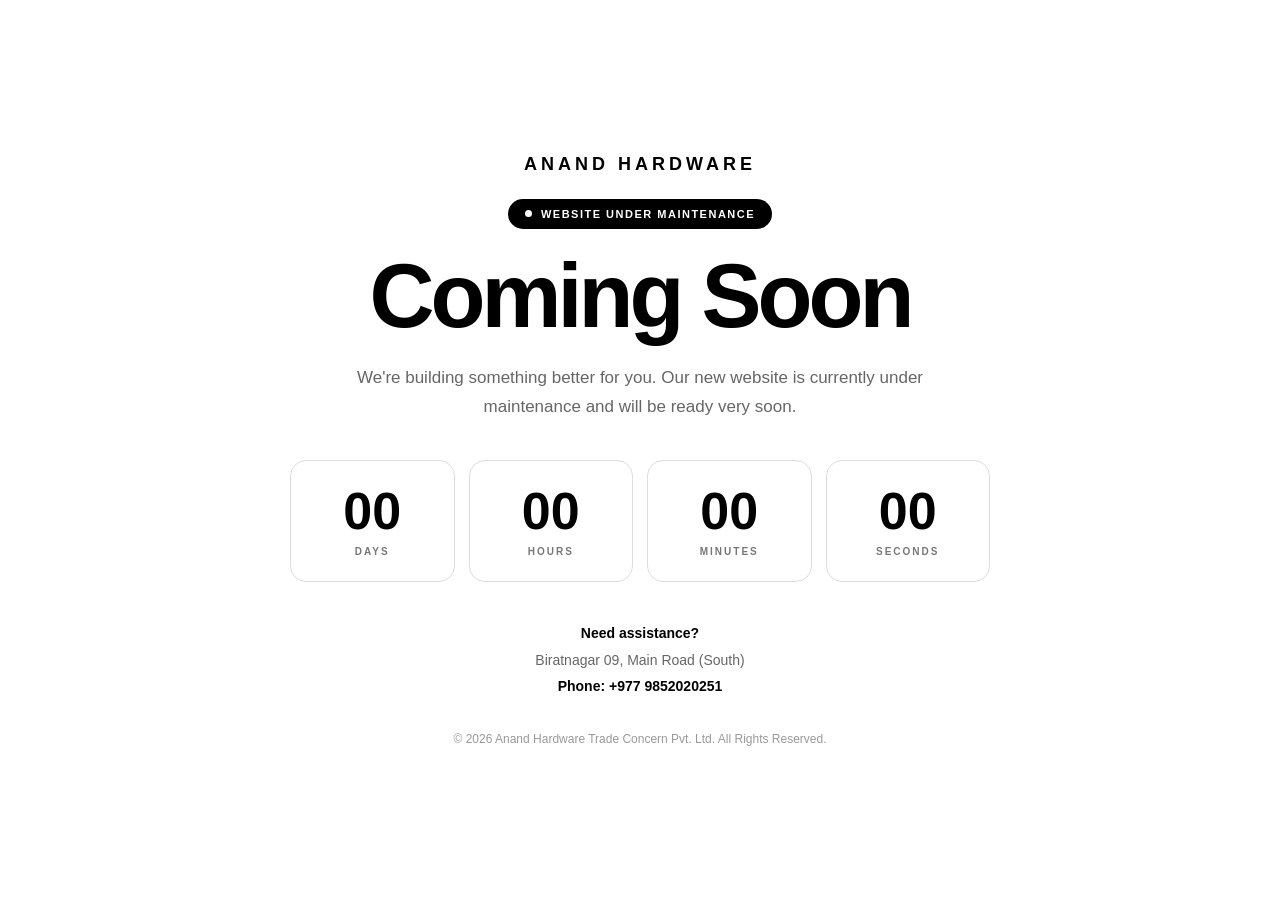
<file: maintanance.html>
<!DOCTYPE html>
<html lang="en">
<head>
<meta charset="UTF-8">
<meta name="viewport" content="width=device-width, initial-scale=1.0">

<title>Anand Hardware</title>

<meta name="description"content="Anand Hardware website is currently under maintenance. Our new website is coming soon.">

<style>
*{
    margin:0;
    padding:0;
    box-sizing:border-box;
}

:root{
    --black:#000;
    --dark:#111;
    --gray:#666;
    --border:#ddd;
    --white:#fff;
}

html,
body{
    width:100%;
    min-height:100%;
}

body{
    font-family:Arial, Helvetica, sans-serif;
    background:var(--white);
    color:var(--black);

    min-height:100vh;

    display:flex;
    align-items:center;
    justify-content:center;

    text-align:center;

    overflow-x:hidden;
}

/* =========================
   MAIN CONTAINER
========================= */

.container{
    width:100%;
    max-width:900px;

    padding:40px 20px;

    margin:auto;

    display:flex;
    flex-direction:column;
    align-items:center;
    justify-content:center;

    text-align:center;
}

/* =========================
   BRAND
========================= */

.brand{
    display:block;

    font-size:18px;
    font-weight:800;

    letter-spacing:4px;
    text-transform:uppercase;

    margin-bottom:24px;

    color:var(--black);

    text-align:center;
}

/* =========================
   STATUS
========================= */

.status{
    display:inline-flex;

    align-items:center;
    justify-content:center;

    gap:9px;

    padding:9px 17px;

    border-radius:50px;

    background:var(--black);
    color:var(--white);

    font-size:11px;
    font-weight:700;

    letter-spacing:1.5px;
    text-transform:uppercase;

    margin-bottom:25px;

    text-align:center;
}

.status::before{
    content:"";

    width:7px;
    height:7px;

    flex-shrink:0;

    border-radius:50%;

    background:var(--white);
}

/* =========================
   HEADING
========================= */

h1{
    width:100%;

    font-size:clamp(52px,9vw,90px);

    line-height:.95;

    font-weight:900;

    letter-spacing:-4px;

    margin-bottom:25px;

    color:var(--black);

    text-align:center;
}

/* =========================
   DESCRIPTION
========================= */

.description{
    width:100%;
    max-width:620px;

    margin:0 auto 38px;

    color:var(--gray);

    font-size:17px;
    line-height:1.7;

    text-align:center;
}

/* =========================
   COUNTDOWN
========================= */

.countdown{
    width:100%;
    max-width:700px;

    display:grid;

    grid-template-columns:repeat(4,1fr);

    gap:14px;

    margin:0 auto 38px;

    text-align:center;
}

.time-box{
    width:100%;

    background:var(--white);

    border:1px solid var(--border);

    border-radius:16px;

    padding:24px 12px;

    display:flex;
    flex-direction:column;

    align-items:center;
    justify-content:center;

    text-align:center;

    transition:
        border-color .2s ease,
        transform .2s ease;
}

.time-box:hover{
    border-color:var(--black);
    transform:translateY(-2px);
}

/* =========================
   COUNTDOWN NUMBERS
========================= */

.number{
    display:block;

    font-size:clamp(32px,5vw,52px);

    font-weight:900;

    line-height:1;

    color:var(--black);

    margin-bottom:9px;

    text-align:center;
}

.label{
    display:block;

    font-size:10px;

    font-weight:700;

    text-transform:uppercase;

    letter-spacing:2px;

    color:#777;

    text-align:center;
}

/* =========================
   CONTACT
========================= */

.contact{
    width:100%;

    font-size:14px;

    line-height:1.9;

    color:var(--gray);

    text-align:center;
}

.contact strong{
    color:var(--black);
}

.contact a{
    color:var(--black);

    text-decoration:none;

    font-weight:700;
}

.contact a:hover{
    text-decoration:underline;
}

/* =========================
   FOOTER
========================= */

.footer{
    width:100%;

    margin-top:32px;

    color:#999;

    font-size:12px;

    text-align:center;
}

/* =========================
   MOBILE
========================= */

@media(max-width:600px){

    body{
        min-height:100vh;
    }

    .container{
        min-height:100vh;

        padding:30px 18px;
    }

    .brand{
        font-size:13px;

        letter-spacing:2.5px;

        margin-bottom:22px;
    }

    .status{
        font-size:9px;

        padding:8px 13px;

        letter-spacing:1.2px;

        margin-bottom:20px;
    }

    h1{
        font-size:52px;

        letter-spacing:-3px;

        margin-bottom:20px;
    }

    .description{
        font-size:14px;

        line-height:1.65;

        max-width:500px;

        margin-bottom:30px;
    }

    .countdown{
        grid-template-columns:repeat(4,1fr);

        gap:8px;

        margin-bottom:32px;
    }

    .time-box{
        padding:18px 5px;

        border-radius:12px;
    }

    .number{
        font-size:27px;

        margin-bottom:7px;
    }

    .label{
        font-size:7px;

        letter-spacing:1px;
    }

    .contact{
        font-size:12px;

        line-height:1.8;
    }

    .footer{
        margin-top:28px;

        font-size:11px;
    }
}

/* =========================
   SMALL MOBILE
========================= */

@media(max-width:360px){

    .container{
        padding:25px 14px;
    }

    .brand{
        font-size:12px;
    }

    h1{
        font-size:45px;

        letter-spacing:-2.5px;
    }

    .description{
        font-size:13px;
    }

    .countdown{
        gap:5px;
    }

    .time-box{
        padding:15px 3px;
    }

    .number{
        font-size:23px;
    }

    .label{
        font-size:6px;

        letter-spacing:.8px;
    }
}
</style>
</head>

<body>

<main class="container">

    <!-- BUSINESS NAME -->
    <div class="brand">
        Anand Hardware
    </div>

    <!-- STATUS -->
    <div class="status">
        Website Under Maintenance
    </div>

    <!-- MAIN HEADING -->
    <h1>
        Coming Soon
    </h1>

    <!-- DESCRIPTION -->
    <p class="description">
        We're building something better for you.
        Our new website is currently under maintenance
        and will be ready very soon.
    </p>

    <!-- COUNTDOWN -->
    <div class="countdown">

        <div class="time-box">
            <span class="number" id="days">15</span>
            <span class="label">Days</span>
        </div>

        <div class="time-box">
            <span class="number" id="hours">00</span>
            <span class="label">Hours</span>
        </div>

        <div class="time-box">
            <span class="number" id="minutes">00</span>
            <span class="label">Minutes</span>
        </div>

        <div class="time-box">
            <span class="number" id="seconds">00</span>
            <span class="label">Seconds</span>
        </div>

    </div>

    <!-- CONTACT -->
    <div class="contact">

        <strong>Need assistance?</strong><br>

        Biratnagar 09, Main Road (South)<br>

        <strong>Phone:</strong>

        <a href="tel:+9779852020251">
            +977 9852020251
        </a>

    </div>

    <!-- FOOTER -->
    <div class="footer">
        © 2026 Anand Hardware Trade Concern Pvt. Ltd. All Rights Reserved.
    </div>

</main>


<script>

/* ==========================================
   FIXED 15-DAY COUNTDOWN
   ==========================================

   IMPORTANT:
   Set your actual launch date/time below.

   Example:
   September 21, 2026 at 11:59 PM Nepal Time

   This date is the same for every visitor.
========================================== */

const targetDate = new Date(
    "2026-09-31T23:59:59+05:45"
).getTime();


function updateCountdown(){

    const now = Date.now();

    const distance = targetDate - now;


    /* Countdown finished */

    if(distance <= 0){

        document.getElementById("days").textContent = "00";
        document.getElementById("hours").textContent = "00";
        document.getElementById("minutes").textContent = "00";
        document.getElementById("seconds").textContent = "00";

        return;
    }


    /* Calculate time */

    const days = Math.floor(
        distance / (1000 * 60 * 60 * 24)
    );

    const hours = Math.floor(
        (distance % (1000 * 60 * 60 * 24))
        / (1000 * 60 * 60)
    );

    const minutes = Math.floor(
        (distance % (1000 * 60 * 60))
        / (1000 * 60)
    );

    const seconds = Math.floor(
        (distance % (1000 * 60))
        / 1000
    );


    /* Display */

    document.getElementById("days").textContent =
        String(days).padStart(2,"0");

    document.getElementById("hours").textContent =
        String(hours).padStart(2,"0");

    document.getElementById("minutes").textContent =
        String(minutes).padStart(2,"0");

    document.getElementById("seconds").textContent =
        String(seconds).padStart(2,"0");
}


/* Start */

updateCountdown();

setInterval(updateCountdown,1000);

</script>

</body>
</html>
</file>
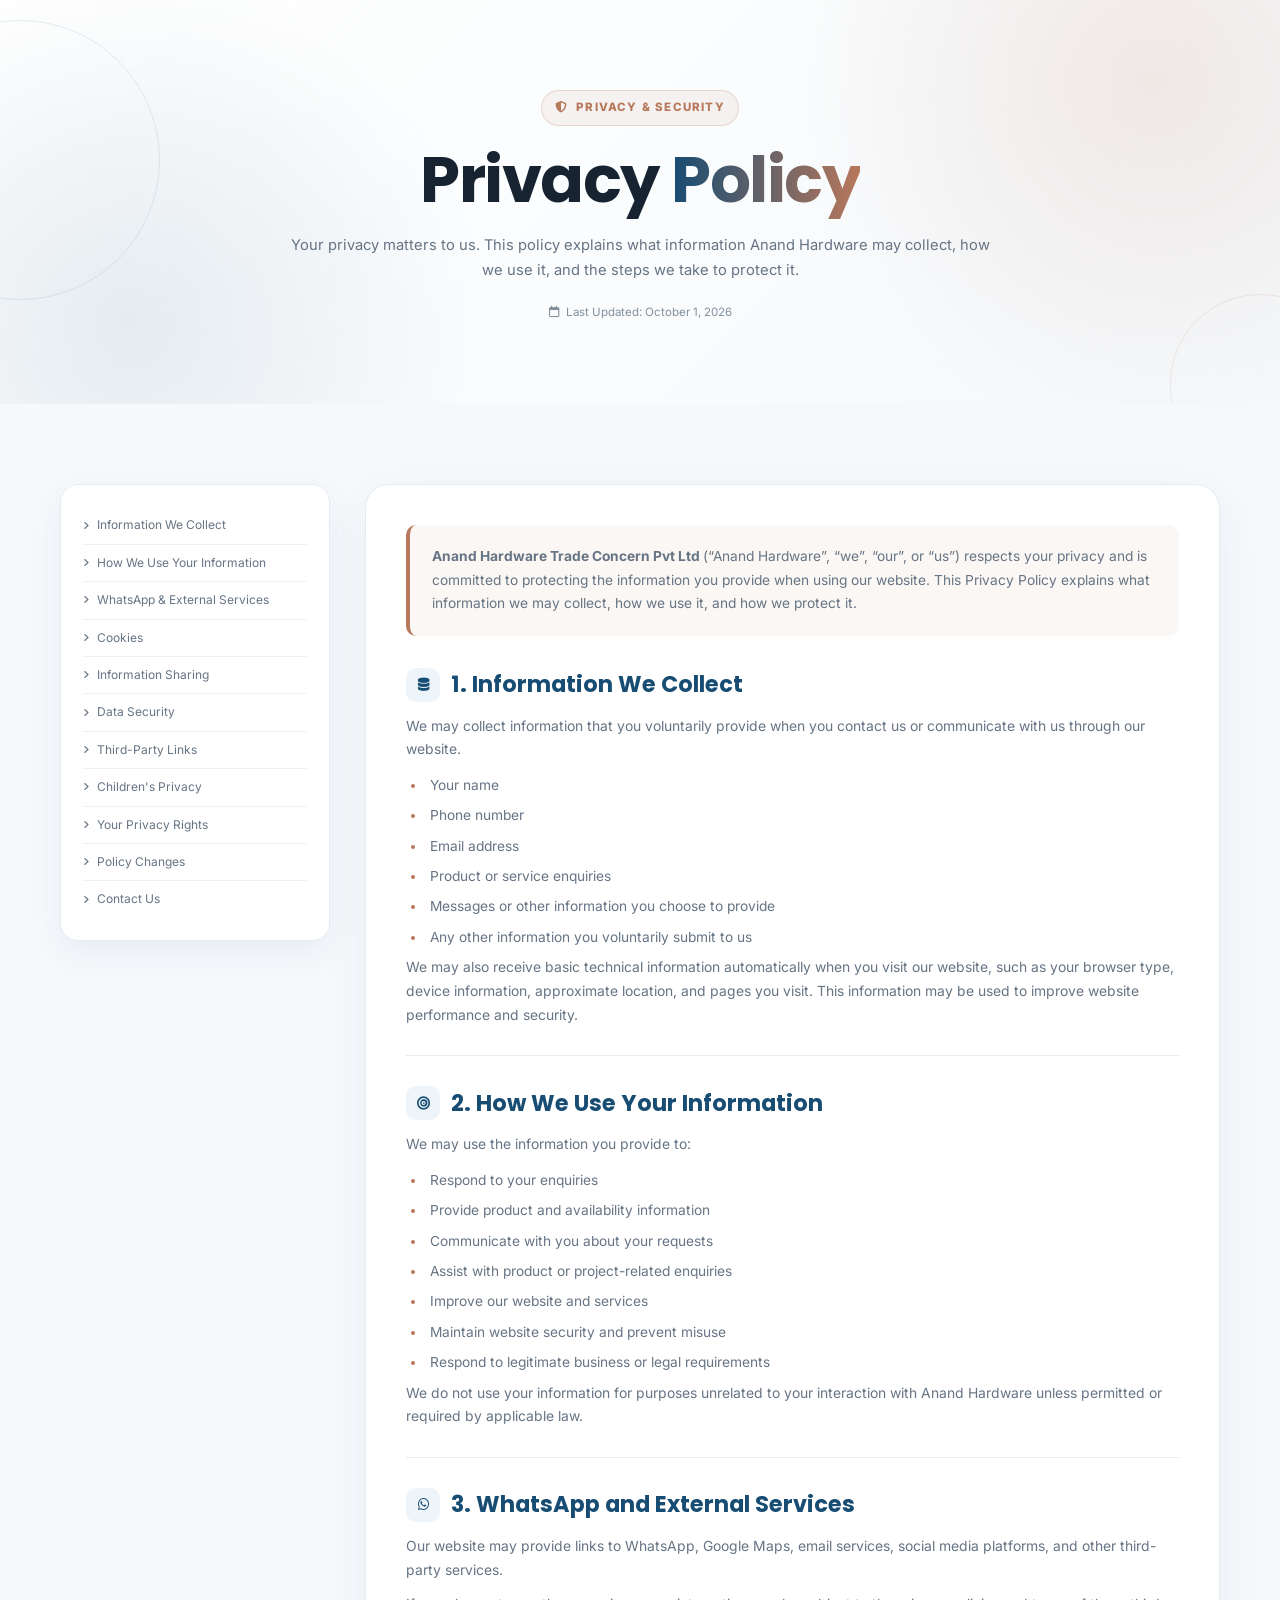
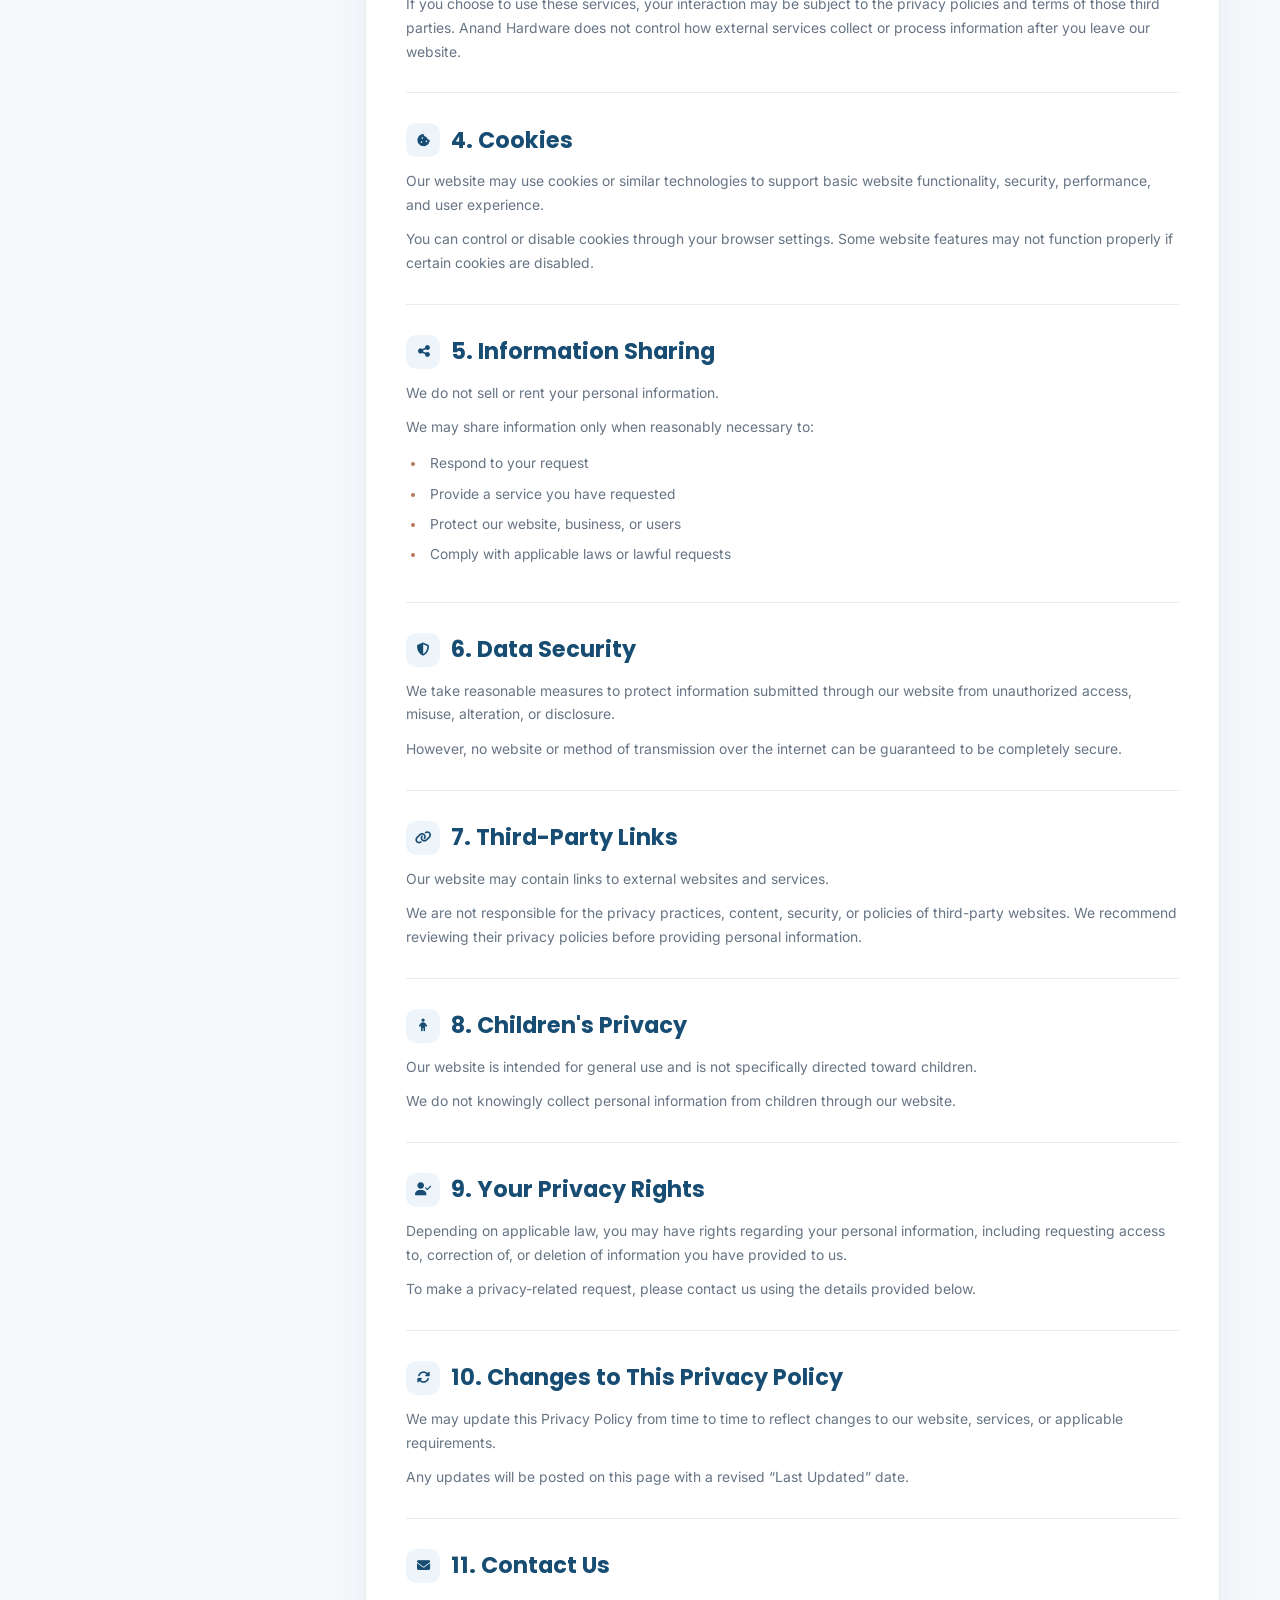
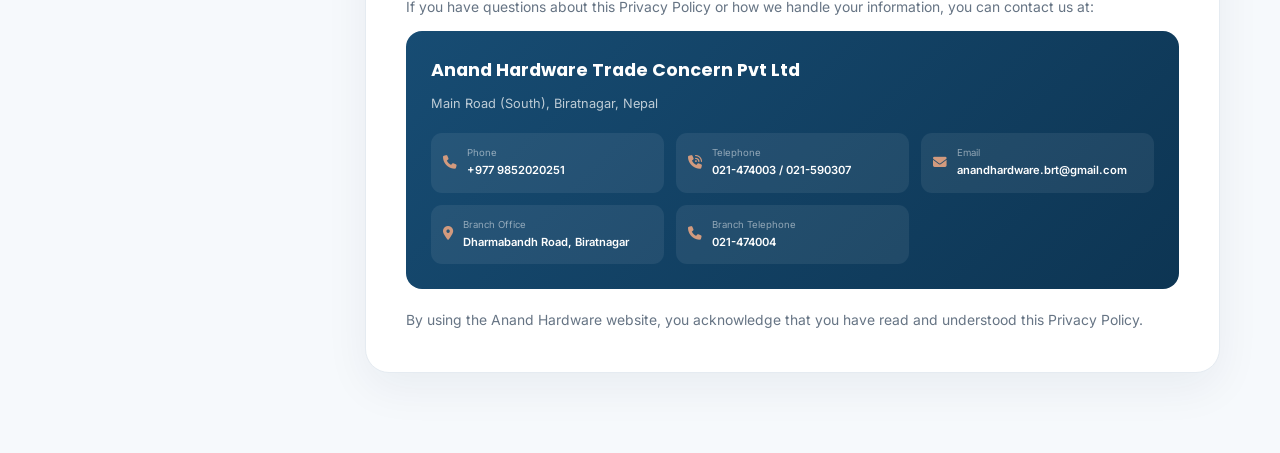
<file: privacy-policy.html>
<!DOCTYPE html>
<html lang="en">

<head>

    <meta charset="UTF-8">

    <meta name="viewport" content="width=device-width, initial-scale=1.0">

    <meta name="description"
        content="Anand Hardware Trade Concern Pvt Ltd Privacy Policy. Learn how we collect, use, protect and manage your information.">

    <meta name="author" content="Anand Hardware Trade Concern Pvt Ltd">

    <meta name="theme-color" content="#174c73">

    <title>Privacy Policy | Anand Hardware</title>

    <link rel="icon" href="img/logo.png">

    <!-- Font Awesome -->
    <link rel="stylesheet"
        href="https://cdnjs.cloudflare.com/ajax/libs/font-awesome/6.5.2/css/all.min.css">

    <!-- Google Fonts -->
    <link rel="preconnect" href="https://fonts.googleapis.com">
    <link rel="preconnect" href="https://fonts.gstatic.com" crossorigin>

    <link href="https://fonts.googleapis.com/css2?family=Inter:wght@400;500;600;700;800&family=Poppins:wght@500;600;700;800&display=swap"
        rel="stylesheet">


    <style>

        /* =========================
           VARIABLES
        ========================= */

        :root {
            --blue: #174c73;
            --dark-blue: #0d3553;
            --copper: #b8785b;
            --light-copper: #d29a7e;

            --text: #172331;
            --gray: #667484;

            --light-bg: #f6f9fc;
            --white: #ffffff;

            --border: #e5ebf1;

            --green: #20b45d;

            --shadow:
                0 20px 60px rgba(15, 42, 66, .10);

            --radius: 20px;
        }


        /* =========================
           RESET
        ========================= */

        *,
        *::before,
        *::after {
            margin: 0;
            padding: 0;
            box-sizing: border-box;

            -webkit-tap-highlight-color: transparent;
        }


        html {
            scroll-behavior: smooth;
        }


        body {
            width: 100%;
            min-height: 100vh;

            font-family: Inter, Arial, sans-serif;

            color: var(--text);
            background: #f6f9fc;

            line-height: 1.7;

            -webkit-font-smoothing: antialiased;
            -moz-osx-font-smoothing: grayscale;

            overflow-x: hidden;
        }


        a {
            color: inherit;
            text-decoration: none;
        }


        img {
            max-width: 100%;
            display: block;
        }


        button,
        input,
        textarea {
            font: inherit;
        }


        .container {
            width: min(1160px, 92%);
            margin: auto;
        }


        /* =========================
           PAGE HERO
        ========================= */

        .page-hero {
            position: relative;

            padding: 90px 0 80px;

            overflow: hidden;

            text-align: center;

            background:
                radial-gradient(
                    circle at 90% 20%,
                    rgba(184, 120, 91, .14),
                    transparent 30%
                ),

                radial-gradient(
                    circle at 10% 80%,
                    rgba(23, 76, 115, .10),
                    transparent 30%
                ),

                linear-gradient(
                    135deg,
                    #fff,
                    #f5f9fc
                );
        }


        .page-hero::before {
            content: "";

            position: absolute;

            width: 280px;
            height: 280px;

            left: -120px;
            top: 20px;

            border: 1px solid
                rgba(23, 76, 115, .10);

            border-radius: 50%;
        }


        .page-hero::after {
            content: "";

            position: absolute;

            width: 180px;
            height: 180px;

            right: -70px;
            bottom: -70px;

            border: 1px solid
                rgba(184, 120, 91, .15);

            border-radius: 50%;
        }


        .hero-content {
            position: relative;
            z-index: 2;

            max-width: 800px;

            margin: auto;
        }


        .eyebrow {
            display: inline-flex;
            align-items: center;
            gap: 8px;

            padding: 7px 13px;

            margin-bottom: 17px;

            border:
                1px solid
                rgba(184, 120, 91, .22);

            border-radius: 50px;

            background:
                rgba(184, 120, 91, .08);

            color: var(--copper);

            font-size: .72rem;
            font-weight: 800;

            letter-spacing: 1.2px;

            text-transform: uppercase;
        }


        .page-hero h1 {
            font-family: Poppins, sans-serif;

            font-size:
                clamp(2.2rem, 5vw, 4rem);

            line-height: 1.15;

            letter-spacing: -1.5px;

            margin-bottom: 17px;
        }


        .gradient-text {
            background:
                linear-gradient(
                    90deg,
                    var(--blue),
                    var(--copper)
                );

            -webkit-background-clip: text;
            background-clip: text;

            color: transparent;
        }


        .page-hero p {
            max-width: 700px;

            margin: auto;

            color: var(--gray);

            font-size: .92rem;
        }


        .updated {
            display: inline-flex;
            align-items: center;
            gap: 7px;

            margin-top: 20px;

            color: #82909d;

            font-size: .72rem;
        }


        /* =========================
           POLICY SECTION
        ========================= */

        .policy-section {
            padding: 80px 0;
        }


        .policy-layout {
            display: grid;

            grid-template-columns:
                270px 1fr;

            gap: 35px;

            align-items: start;
        }


        /* =========================
           SIDEBAR
        ========================= */

        .policy-sidebar {
            position: sticky;
            top: 25px;

            padding: 22px;

            background: white;

            border:
                1px solid var(--border);

            border-radius: 18px;

            box-shadow:
                0 12px 35px
                rgba(15, 42, 66, .06);
        }


        .policy-sidebar h3 {
            font-family: Poppins, sans-serif;

            font-size: .95rem;

            margin-bottom: 15px;

            color: var(--blue);
        }


        .policy-sidebar a {
            display: flex;
            align-items: center;
            gap: 8px;

            padding: 8px 0;

            color: var(--gray);

            font-size: .75rem;

            border-bottom:
                1px solid #eef2f5;

            transition: .2s;
        }


        .policy-sidebar a:last-child {
            border-bottom: 0;
        }


        .policy-sidebar a:hover {
            color: var(--copper);

            padding-left: 4px;
        }


        .policy-sidebar i {
            font-size: .62rem;
        }


        /* =========================
           TABLE OF CONTENTS TOGGLE
        ========================= */

        .toc-toggle {
            display: none;

            width: 100%;

            align-items: center;
            justify-content: space-between;

            border: 0;

            background: transparent;

            color: var(--blue);

            font-size: .85rem;
            font-weight: 800;

            cursor: pointer;

            padding: 0;
        }


        .toc-toggle span {
            display: flex;
            align-items: center;
            gap: 9px;
        }


        .toc-toggle > span i {
            font-size: .9rem;
        }


        .toc-arrow {
            font-size: .7rem;

            transition:
                transform .25s ease;
        }


        .policy-sidebar.toc-open .toc-arrow {
            transform: rotate(180deg);
        }


        .toc-content {
            display: block;
        }


        /* =========================
           POLICY CONTENT
        ========================= */

        .policy-content {
            padding: 40px;

            background: white;

            border:
                1px solid var(--border);

            border-radius: 24px;

            box-shadow:
                0 15px 45px
                rgba(15, 42, 66, .06);
        }


        .policy-intro {
            padding: 20px 22px;

            margin-bottom: 32px;

            border-left:
                4px solid var(--copper);

            border-radius: 10px;

            background: #faf7f4;

            color: var(--gray);

            font-size: .86rem;
        }


        .policy-block {
            scroll-margin-top: 30px;

            padding-bottom: 28px;

            margin-bottom: 30px;

            border-bottom:
                1px solid var(--border);
        }


        .policy-block:last-child {
            padding-bottom: 0;
            margin-bottom: 0;

            border-bottom: 0;
        }


        .policy-block h2 {
            display: flex;
            align-items: center;
            gap: 11px;

            margin-bottom: 13px;

            font-family: Poppins, sans-serif;

            color: var(--blue);

            font-size:
                clamp(1.15rem, 2vw, 1.4rem);

            line-height: 1.3;
        }


        .policy-block h2 span {
            width: 34px;
            height: 34px;

            display: grid;
            place-items: center;

            flex-shrink: 0;

            border-radius: 10px;

            background: #eef5fa;

            color: var(--blue);

            font-size: .82rem;
        }


        .policy-block p {
            margin-bottom: 11px;

            color: var(--gray);

            font-size: .87rem;
        }


        .policy-block p:last-child {
            margin-bottom: 0;
        }


        .policy-block ul {
            margin: 12px 0 0 20px;

            color: var(--gray);

            font-size: .86rem;
        }


        .policy-block li {
            margin: 7px 0;

            padding-left: 4px;
        }


        .policy-block li::marker {
            color: var(--copper);
        }


        /* =========================
           CONTACT CARD
        ========================= */

        .privacy-contact {
            margin-top: 5px;

            padding: 25px;

            border-radius: 16px;

            background:
                linear-gradient(
                    135deg,
                    var(--blue),
                    var(--dark-blue)
                );

            color: white;
        }


        .privacy-contact h3 {
            font-family: Poppins, sans-serif;

            font-size: 1.1rem;

            margin-bottom: 8px;
        }


        .privacy-contact p {
            color: rgba(255, 255, 255, .72);

            margin-bottom: 18px;

            font-size: .8rem;
        }


        .privacy-contact-grid {
            display: grid;

            grid-template-columns:
                repeat(3, 1fr);

            gap: 12px;
        }


        .privacy-contact-item {
            display: flex;
            align-items: center;
            gap: 10px;

            padding: 12px;

            border-radius: 11px;

            background:
                rgba(255, 255, 255, .07);
        }


        .privacy-contact-item i {
            color: var(--light-copper);

            font-size: .85rem;
        }


        .privacy-contact-item div {
            display: flex;
            flex-direction: column;
        }


        .privacy-contact-item span {
            color: rgba(255, 255, 255, .5);

            font-size: .6rem;
        }


        .privacy-contact-item a,
        .privacy-contact-item strong {
            color: white;

            font-size: .7rem;

            font-weight: 600;
        }


        /* =========================
           TABLET
        ========================= */

        @media(max-width: 950px) {

            .policy-layout {
                grid-template-columns: 1fr;
            }


            .policy-sidebar {
                position: relative;
                top: auto;
            }


            .toc-toggle {
                display: flex;
            }


            .toc-content {
                display: none;

                margin-top: 18px;

                padding-top: 17px;

                border-top:
                    1px solid var(--border);

                animation:
                    tocSlide .25s ease;
            }


            .policy-sidebar.toc-open
            .toc-content {
                display: block;
            }

        }


        @keyframes tocSlide {

            from {
                opacity: 0;
                transform: translateY(-6px);
            }

            to {
                opacity: 1;
                transform: translateY(0);
            }

        }


        /* =========================
           MOBILE
        ========================= */

        @media(max-width: 620px) {

            .container {
                width: 90%;
            }


            .page-hero {
                padding: 65px 0 55px;
            }


            .page-hero h1 {
                font-size: 2.15rem;
            }


            .page-hero p {
                font-size: .82rem;
            }


            .policy-section {
                padding: 50px 0;
            }


            .policy-sidebar {
                padding: 16px 18px;

                border-radius: 15px;
            }


            .toc-toggle {
                font-size: .82rem;
            }


            .toc-content {
                margin-top: 15px;

                padding-top: 15px;
            }


            .policy-content {
                padding: 25px 20px;

                border-radius: 18px;
            }


            .policy-intro {
                padding: 16px;

                font-size: .8rem;
            }


            .policy-block {
                scroll-margin-top: 20px;
            }


            .policy-block h2 {
                font-size: 1.08rem;
            }


            .policy-block h2 span {
                width: 31px;
                height: 31px;
            }


            .policy-block p,
            .policy-block ul {
                font-size: .81rem;
            }


            .privacy-contact {
                padding: 20px;
            }


            .privacy-contact-grid {
                grid-template-columns: 1fr;
            }

        }

    </style>

</head>


<body>


<main>


    <!-- =========================
         PAGE HERO
    ========================= -->

    <section class="page-hero">

        <div class="container hero-content">

            <div class="eyebrow">

                <i class="fas fa-shield-halved"></i>

                Privacy & Security

            </div>


            <h1>

                Privacy

                <span class="gradient-text">
                    Policy
                </span>

            </h1>


            <p>
                Your privacy matters to us. This policy explains
                what information Anand Hardware may collect, how we
                use it, and the steps we take to protect it.
            </p>


            <div class="updated">

                <i class="far fa-calendar"></i>

                Last Updated: October 1, 2026

            </div>

        </div>

    </section>


    <!-- =========================
         PRIVACY POLICY
    ========================= -->

    <section class="policy-section">

        <div class="container policy-layout">


            <!-- TABLE OF CONTENTS -->

            <aside class="policy-sidebar">

                <button
                    class="toc-toggle"
                    id="tocToggle"
                    type="button"
                    aria-expanded="false"
                    aria-controls="tocMenu"
                >

                    <span>
                        <i class="fas fa-list"></i>
                        Table of Contents
                    </span>

                    <i class="fas fa-chevron-down toc-arrow"></i>

                </button>


                <div
                    class="toc-content"
                    id="tocMenu"
                >

                    <nav>

                        <a href="#information">
                            <i class="fas fa-angle-right"></i>
                            Information We Collect
                        </a>

                        <a href="#use">
                            <i class="fas fa-angle-right"></i>
                            How We Use Your Information
                        </a>

                        <a href="#whatsapp">
                            <i class="fas fa-angle-right"></i>
                            WhatsApp & External Services
                        </a>

                        <a href="#cookies">
                            <i class="fas fa-angle-right"></i>
                            Cookies
                        </a>

                        <a href="#sharing">
                            <i class="fas fa-angle-right"></i>
                            Information Sharing
                        </a>

                        <a href="#security">
                            <i class="fas fa-angle-right"></i>
                            Data Security
                        </a>

                        <a href="#third-party">
                            <i class="fas fa-angle-right"></i>
                            Third-Party Links
                        </a>

                        <a href="#children">
                            <i class="fas fa-angle-right"></i>
                            Children's Privacy
                        </a>

                        <a href="#rights">
                            <i class="fas fa-angle-right"></i>
                            Your Privacy Rights
                        </a>

                        <a href="#changes">
                            <i class="fas fa-angle-right"></i>
                            Policy Changes
                        </a>

                        <a href="#contact-us">
                            <i class="fas fa-angle-right"></i>
                            Contact Us
                        </a>

                    </nav>

                </div>

            </aside>


            <!-- POLICY CONTENT -->

            <article class="policy-content">


                <div class="policy-intro">

                    <strong>
                        Anand Hardware Trade Concern Pvt Ltd
                    </strong>

                    (“Anand Hardware”, “we”, “our”, or “us”) respects
                    your privacy and is committed to protecting the
                    information you provide when using our website.

                    This Privacy Policy explains what information we
                    may collect, how we use it, and how we protect it.

                </div>


                <!-- 01 -->

                <section
                    class="policy-block"
                    id="information"
                >

                    <h2>

                        <span>
                            <i class="fas fa-database"></i>
                        </span>

                        1. Information We Collect

                    </h2>


                    <p>
                        We may collect information that you voluntarily
                        provide when you contact us or communicate with
                        us through our website.
                    </p>


                    <ul>

                        <li>Your name</li>

                        <li>Phone number</li>

                        <li>Email address</li>

                        <li>Product or service enquiries</li>

                        <li>
                            Messages or other information you choose
                            to provide
                        </li>

                        <li>
                            Any other information you voluntarily
                            submit to us
                        </li>

                    </ul>


                    <p>
                        We may also receive basic technical information
                        automatically when you visit our website, such
                        as your browser type, device information,
                        approximate location, and pages you visit.
                        This information may be used to improve website
                        performance and security.
                    </p>

                </section>


                <!-- 02 -->

                <section
                    class="policy-block"
                    id="use"
                >

                    <h2>

                        <span>
                            <i class="fas fa-bullseye"></i>
                        </span>

                        2. How We Use Your Information

                    </h2>


                    <p>
                        We may use the information you provide to:
                    </p>


                    <ul>

                        <li>Respond to your enquiries</li>

                        <li>
                            Provide product and availability
                            information
                        </li>

                        <li>
                            Communicate with you about your requests
                        </li>

                        <li>
                            Assist with product or project-related
                            enquiries
                        </li>

                        <li>
                            Improve our website and services
                        </li>

                        <li>
                            Maintain website security and prevent
                            misuse
                        </li>

                        <li>
                            Respond to legitimate business or legal
                            requirements
                        </li>

                    </ul>


                    <p>
                        We do not use your information for purposes
                        unrelated to your interaction with Anand
                        Hardware unless permitted or required by
                        applicable law.
                    </p>

                </section>


                <!-- 03 -->

                <section
                    class="policy-block"
                    id="whatsapp"
                >

                    <h2>

                        <span>
                            <i class="fab fa-whatsapp"></i>
                        </span>

                        3. WhatsApp and External Services

                    </h2>


                    <p>
                        Our website may provide links to WhatsApp,
                        Google Maps, email services, social media
                        platforms, and other third-party services.
                    </p>


                    <p>
                        If you choose to use these services, your
                        interaction may be subject to the privacy
                        policies and terms of those third parties.
                        Anand Hardware does not control how external
                        services collect or process information after
                        you leave our website.
                    </p>

                </section>


                <!-- 04 -->

                <section
                    class="policy-block"
                    id="cookies"
                >

                    <h2>

                        <span>
                            <i class="fas fa-cookie-bite"></i>
                        </span>

                        4. Cookies

                    </h2>


                    <p>
                        Our website may use cookies or similar
                        technologies to support basic website
                        functionality, security, performance, and
                        user experience.
                    </p>


                    <p>
                        You can control or disable cookies through
                        your browser settings. Some website features
                        may not function properly if certain cookies
                        are disabled.
                    </p>

                </section>


                <!-- 05 -->

                <section
                    class="policy-block"
                    id="sharing"
                >

                    <h2>

                        <span>
                            <i class="fas fa-share-nodes"></i>
                        </span>

                        5. Information Sharing

                    </h2>


                    <p>
                        We do not sell or rent your personal
                        information.
                    </p>


                    <p>
                        We may share information only when reasonably
                        necessary to:
                    </p>


                    <ul>

                        <li>Respond to your request</li>

                        <li>
                            Provide a service you have requested
                        </li>

                        <li>
                            Protect our website, business, or users
                        </li>

                        <li>
                            Comply with applicable laws or lawful
                            requests
                        </li>

                    </ul>

                </section>


                <!-- 06 -->

                <section
                    class="policy-block"
                    id="security"
                >

                    <h2>

                        <span>
                            <i class="fas fa-shield-halved"></i>
                        </span>

                        6. Data Security

                    </h2>


                    <p>
                        We take reasonable measures to protect
                        information submitted through our website
                        from unauthorized access, misuse, alteration,
                        or disclosure.
                    </p>


                    <p>
                        However, no website or method of transmission
                        over the internet can be guaranteed to be
                        completely secure.
                    </p>

                </section>


                <!-- 07 -->

                <section
                    class="policy-block"
                    id="third-party"
                >

                    <h2>

                        <span>
                            <i class="fas fa-link"></i>
                        </span>

                        7. Third-Party Links

                    </h2>


                    <p>
                        Our website may contain links to external
                        websites and services.
                    </p>


                    <p>
                        We are not responsible for the privacy
                        practices, content, security, or policies of
                        third-party websites. We recommend reviewing
                        their privacy policies before providing
                        personal information.
                    </p>

                </section>


                <!-- 08 -->

                <section
                    class="policy-block"
                    id="children"
                >

                    <h2>

                        <span>
                            <i class="fas fa-child"></i>
                        </span>

                        8. Children's Privacy

                    </h2>


                    <p>
                        Our website is intended for general use and
                        is not specifically directed toward children.
                    </p>


                    <p>
                        We do not knowingly collect personal
                        information from children through our website.
                    </p>

                </section>


                <!-- 09 -->

                <section
                    class="policy-block"
                    id="rights"
                >

                    <h2>

                        <span>
                            <i class="fas fa-user-check"></i>
                        </span>

                        9. Your Privacy Rights

                    </h2>


                    <p>
                        Depending on applicable law, you may have
                        rights regarding your personal information,
                        including requesting access to, correction of,
                        or deletion of information you have provided
                        to us.
                    </p>


                    <p>
                        To make a privacy-related request, please
                        contact us using the details provided below.
                    </p>

                </section>


                <!-- 10 -->

                <section
                    class="policy-block"
                    id="changes"
                >

                    <h2>

                        <span>
                            <i class="fas fa-rotate"></i>
                        </span>

                        10. Changes to This Privacy Policy

                    </h2>


                    <p>
                        We may update this Privacy Policy from time
                        to time to reflect changes to our website,
                        services, or applicable requirements.
                    </p>


                    <p>
                        Any updates will be posted on this page with
                        a revised “Last Updated” date.
                    </p>

                </section>


                <!-- 11 -->

                <section
                    class="policy-block"
                    id="contact-us"
                >

                    <h2>

                        <span>
                            <i class="fas fa-envelope"></i>
                        </span>

                        11. Contact Us

                    </h2>


                    <p>
                        If you have questions about this Privacy
                        Policy or how we handle your information,
                        you can contact us at:
                    </p>


                    <div class="privacy-contact">

                        <h3>
                            Anand Hardware Trade Concern Pvt Ltd
                        </h3>


                        <p>
                            Main Road (South), Biratnagar, Nepal
                        </p>


                        <div class="privacy-contact-grid">


                            <div class="privacy-contact-item">

                                <i class="fas fa-phone"></i>

                                <div>

                                    <span>
                                        Phone
                                    </span>

                                    <a href="tel:+9779852020251">
                                        +977 9852020251
                                    </a>

                                </div>

                            </div>


                            <div class="privacy-contact-item">

                                <i class="fas fa-phone-volume"></i>

                                <div>

                                    <span>
                                        Telephone
                                    </span>

                                    <strong>
                                        021-474003 / 021-590307
                                    </strong>

                                </div>

                            </div>


                            <div class="privacy-contact-item">

                                <i class="fas fa-envelope"></i>

                                <div>

                                    <span>
                                        Email
                                    </span>

                                    <a href="mailto:anandhardware.brt@gmail.com">
                                        anandhardware.brt@gmail.com
                                    </a>

                                </div>

                            </div>


                            <div class="privacy-contact-item">

                                <i class="fas fa-location-dot"></i>

                                <div>

                                    <span>
                                        Branch Office
                                    </span>

                                    <strong>
                                        Dharmabandh Road, Biratnagar
                                    </strong>

                                </div>

                            </div>


                            <div class="privacy-contact-item">

                                <i class="fas fa-phone"></i>

                                <div>

                                    <span>
                                        Branch Telephone
                                    </span>

                                    <strong>
                                        021-474004
                                    </strong>

                                </div>

                            </div>


                        </div>

                    </div>


                    <p style="margin-top:20px;">

                        By using the Anand Hardware website, you
                        acknowledge that you have read and understood
                        this Privacy Policy.

                    </p>

                </section>


            </article>

        </div>

    </section>

</main>


<script>

    /* =========================
       TABLE OF CONTENTS
    ========================= */

    const tocToggle =
        document.getElementById("tocToggle");

    const tocSidebar =
        document.querySelector(".policy-sidebar");

    const tocLinks =
        document.querySelectorAll(".toc-content a");


    if (tocToggle) {

        tocToggle.addEventListener("click", () => {

            const opened =
                tocSidebar.classList.toggle("toc-open");

            tocToggle.setAttribute(
                "aria-expanded",
                opened
            );

        });

    }


    /* =========================
       CLOSE TOC AFTER SELECTION
    ========================= */

    tocLinks.forEach(link => {

        link.addEventListener("click", () => {

            if (window.innerWidth <= 950) {

                tocSidebar.classList.remove(
                    "toc-open"
                );

                tocToggle.setAttribute(
                    "aria-expanded",
                    "false"
                );

            }

        });

    });

</script>


</body>

</html>
</file>
